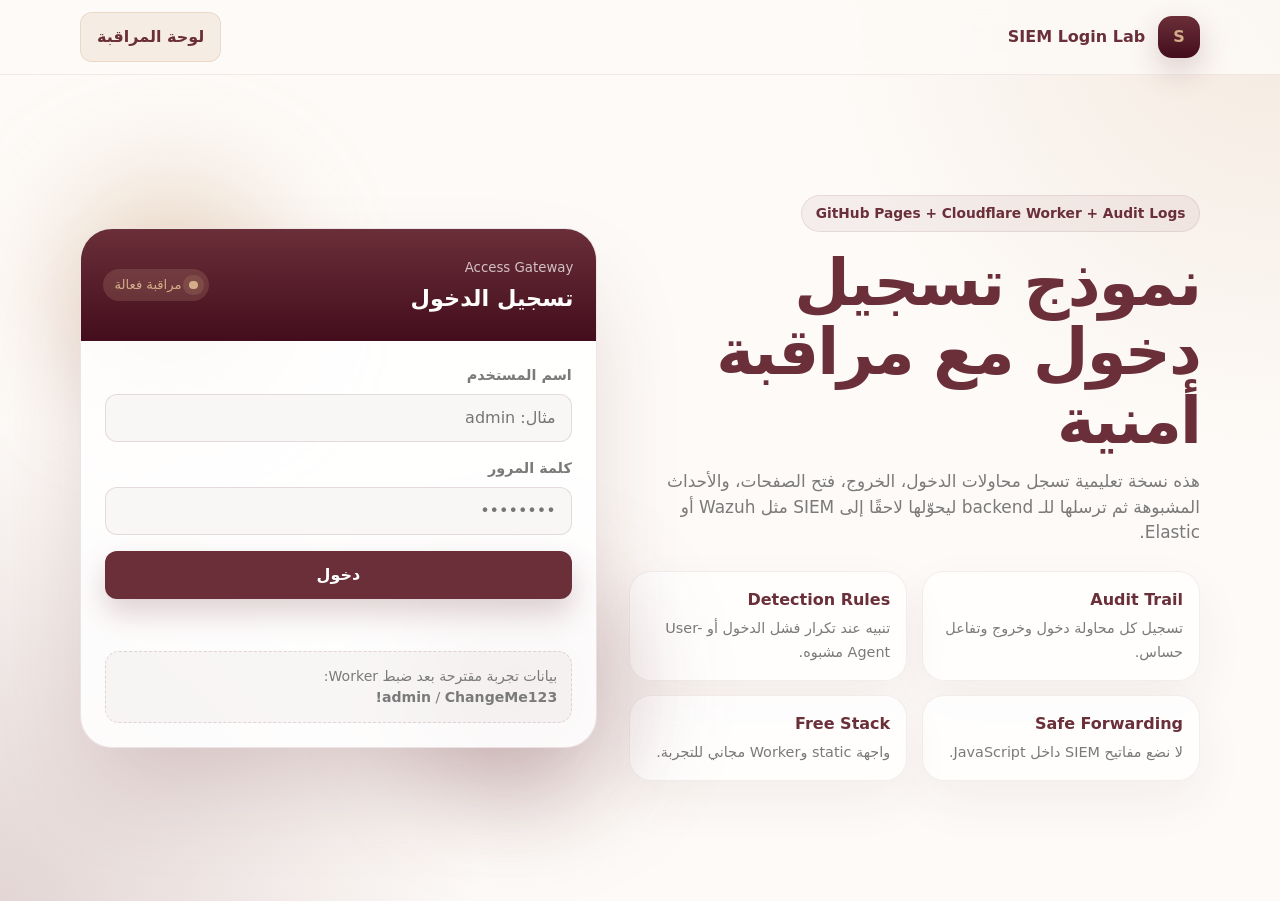
<file: index.html>
<!doctype html>
<html lang="ar" dir="rtl">
<head>
  <meta charset="UTF-8" />
  <meta name="viewport" content="width=device-width, initial-scale=1.0" />
  <title>SIEM Login Lab</title>
  <link rel="stylesheet" href="./styles.css" />
</head>
<body>
  <header class="topbar">
    <div class="layout topbar-inner">
      <a class="brand" href="./index.html">
        <span class="brand-mark">S</span>
        <span>SIEM Login Lab</span>
      </a>
      <div class="nav-actions">
        <a class="btn btn-secondary" href="./dashboard.html">لوحة المراقبة</a>
      </div>
    </div>
  </header>

  <main class="layout hero">
    <section class="hero-copy">
      <div class="badge">GitHub Pages + Cloudflare Worker + Audit Logs</div>
      <h1>نموذج تسجيل دخول مع مراقبة أمنية</h1>
      <p class="lead">
        هذه نسخة تعليمية تسجل محاولات الدخول، الخروج، فتح الصفحات، والأحداث المشبوهة ثم ترسلها للـ backend ليحوّلها لاحقًا إلى SIEM مثل Wazuh أو Elastic.
      </p>

      <div class="hero-grid">
        <div class="info-card">
          <strong>Audit Trail</strong>
          <span>تسجيل كل محاولة دخول وخروج وتفاعل حساس.</span>
        </div>
        <div class="info-card">
          <strong>Detection Rules</strong>
          <span>تنبيه عند تكرار فشل الدخول أو User-Agent مشبوه.</span>
        </div>
        <div class="info-card">
          <strong>Safe Forwarding</strong>
          <span>لا نضع مفاتيح SIEM داخل JavaScript.</span>
        </div>
        <div class="info-card">
          <strong>Free Stack</strong>
          <span>واجهة static وWorker مجاني للتجربة.</span>
        </div>
      </div>
    </section>

    <section class="auth-panel">
      <div class="login-card">
        <div class="card-header">
          <div>
            <small>Access Gateway</small>
            <h2 style="margin:.2rem 0 0;font-size:1.4rem">تسجيل الدخول</h2>
          </div>
          <span class="status-pill"><span class="status-dot"></span> مراقبة فعالة</span>
        </div>

        <form class="card-body" id="loginForm">
          <div class="field">
            <label for="username">اسم المستخدم</label>
            <input class="input" id="username" name="username" autocomplete="username" required placeholder="مثال: admin" />
          </div>

          <div class="field">
            <label for="password">كلمة المرور</label>
            <input class="input" id="password" name="password" type="password" autocomplete="current-password" required placeholder="••••••••" />
          </div>

          <button class="btn btn-primary btn-full" id="loginBtn" type="submit">دخول</button>
          <div class="message" id="message"></div>

          <div class="hint">
            بيانات تجربة مقترحة بعد ضبط Worker:
            <br />
            <b>admin</b> / <b>ChangeMe123!</b>
          </div>
        </form>
      </div>
    </section>
  </main>

  <script src="./app.js"></script>
</body>
</html>
</file>
<file: styles.css>
@charset "UTF-8";

/* Extracted design identity from your reference CSS */
:root {
  --primary-color: #6A2F38;
  --light-red: #6A2F38D1;
  --hidden-red: #6A2F3863;
  --secondary-color: #D4AD89;
  --light-gray-color: #E6E7E8;
  --accent-color: #9A6360;
  --dark-gray-color: #5B5161;
  --darker-gray-color: #414042;
  --text-color: #414042;
  --semi-gray: #7A7A7A;
  --destructive: #DA0037;
  --success: #4E9F3D;
  --warning: #D4AD89;
}

*,
*::before,
*::after {
  box-sizing: border-box;
}

html {
  line-height: 1.5;
  -webkit-text-size-adjust: 100%;
  tab-size: 4;
  font-family: "Almarai", ui-sans-serif, system-ui, -apple-system, BlinkMacSystemFont, "Segoe UI", sans-serif;
}

body {
  margin: 0;
  min-height: 100vh;
  color: var(--text-color);
  background:
    radial-gradient(circle at top right, rgba(212, 173, 137, 0.22), transparent 28rem),
    radial-gradient(circle at bottom left, rgba(106, 47, 56, 0.18), transparent 30rem),
    #fdfaf7;
  -webkit-font-smoothing: antialiased;
  direction: rtl;
}

a {
  color: inherit;
  text-decoration: none;
}

button,
input {
  font: inherit;
}

button {
  cursor: pointer;
}

.layout {
  width: min(1120px, calc(100% - 2rem));
  margin-inline: auto;
}

.topbar {
  position: sticky;
  top: 0;
  z-index: 20;
  backdrop-filter: blur(16px);
  background: rgba(253, 250, 247, 0.82);
  border-bottom: 1px solid rgba(106, 47, 56, 0.08);
}

.topbar-inner {
  min-height: 74px;
  display: flex;
  align-items: center;
  justify-content: space-between;
  gap: 1rem;
}

.brand {
  display: flex;
  align-items: center;
  gap: .8rem;
  font-weight: 800;
  color: var(--primary-color);
}

.brand-mark {
  width: 42px;
  height: 42px;
  border-radius: 14px;
  background: linear-gradient(180deg, var(--primary-color), #440D1D);
  box-shadow: 0 12px 30px rgba(106, 47, 56, 0.22);
  display: grid;
  place-items: center;
  color: var(--secondary-color);
  font-weight: 900;
}

.nav-actions {
  display: flex;
  align-items: center;
  gap: .6rem;
}

.hero {
  min-height: calc(100vh - 74px);
  display: grid;
  grid-template-columns: 1.05fr .95fr;
  align-items: center;
  gap: 2rem;
  padding-block: 3rem;
}

.hero-copy {
  position: relative;
}

.badge {
  width: fit-content;
  color: var(--primary-color);
  background: rgba(106, 47, 56, 0.06);
  border: 1px solid rgba(106, 47, 56, 0.1);
  padding: .45rem .85rem;
  border-radius: 999px;
  font-size: .86rem;
  font-weight: 700;
}

h1 {
  margin: 1.1rem 0 .8rem;
  font-size: clamp(2rem, 5vw, 4.2rem);
  line-height: 1.08;
  letter-spacing: -0.03em;
  color: var(--primary-color);
}

.lead {
  margin: 0;
  max-width: 56ch;
  color: var(--semi-gray);
  font-size: 1.06rem;
}

.hero-grid {
  display: grid;
  grid-template-columns: repeat(2, minmax(0, 1fr));
  gap: .9rem;
  margin-top: 1.6rem;
}

.info-card {
  background: rgba(255, 255, 255, 0.78);
  border: 1px solid rgba(106, 47, 56, 0.08);
  border-radius: 22px;
  padding: 1rem;
  box-shadow: 0 20px 50px rgba(106, 47, 56, 0.06);
}

.info-card strong {
  display: block;
  color: var(--primary-color);
  margin-bottom: .25rem;
}

.info-card span {
  color: var(--semi-gray);
  font-size: .9rem;
}

.auth-panel {
  position: relative;
  isolation: isolate;
}

.auth-panel::before,
.auth-panel::after {
  content: "";
  position: absolute;
  border-radius: 999px;
  z-index: -1;
  filter: blur(54px);
}

.auth-panel::before {
  width: 220px;
  height: 220px;
  background: rgba(212, 173, 137, .42);
  top: -50px;
  left: -20px;
}

.auth-panel::after {
  width: 220px;
  height: 220px;
  background: rgba(106, 47, 56, .24);
  bottom: -50px;
  right: -30px;
}

.login-card,
.dashboard-card {
  background: rgba(255, 255, 255, 0.86);
  border: 1px solid rgba(106, 47, 56, 0.12);
  border-radius: 32px;
  box-shadow: 0 50px 100px -20px rgba(106, 47, 56, 0.22);
  overflow: hidden;
}

.card-header {
  min-height: 112px;
  padding: 1.4rem;
  background: linear-gradient(180deg, #6A2F38 0%, #440D1D 100%);
  color: white;
  display: flex;
  align-items: center;
  justify-content: space-between;
}

.card-header small {
  color: rgba(255,255,255,.72);
}

.status-pill {
  display: inline-flex;
  align-items: center;
  gap: .45rem;
  padding: .4rem .7rem;
  border-radius: 999px;
  background: rgba(212,173,137,.18);
  color: var(--secondary-color);
  font-size: .82rem;
}

.status-dot {
  width: .55rem;
  height: .55rem;
  border-radius: 999px;
  background: var(--secondary-color);
  box-shadow: 0 0 0 6px rgba(212,173,137,.16);
}

.card-body {
  padding: 1.5rem;
}

.field {
  margin-bottom: 1rem;
}

.field label {
  display: block;
  margin-bottom: .45rem;
  color: var(--semi-gray);
  font-size: .9rem;
  font-weight: 700;
}

.input {
  width: 100%;
  height: 48px;
  border-radius: 12px;
  border: 1px solid rgba(106, 47, 56, 0.14);
  background: #f9f7f5;
  color: var(--darker-gray-color);
  outline: none;
  padding: 0 .95rem;
  transition: border .18s ease, box-shadow .18s ease, background .18s ease;
}

.input:focus {
  background: #fff;
  border-color: var(--secondary-color);
  box-shadow: 0 0 0 4px rgba(212, 173, 137, .16);
}

.btn {
  min-height: 46px;
  border: 0;
  border-radius: 12px;
  padding: .75rem 1rem;
  font-weight: 800;
  transition: transform .18s ease, box-shadow .18s ease, background .18s ease;
}

.btn:active {
  transform: scale(.98);
}

.btn-primary {
  color: #fff;
  background: var(--primary-color);
  box-shadow: 0 14px 30px rgba(106, 47, 56, 0.22);
}

.btn-primary:hover {
  background: #512228;
  box-shadow: 0 18px 38px rgba(106, 47, 56, 0.28);
}

.btn-secondary {
  color: var(--primary-color);
  background: rgba(212, 173, 137, .18);
  border: 1px solid rgba(212, 173, 137, .32);
}

.btn-full {
  width: 100%;
}

.message {
  min-height: 24px;
  margin-top: .8rem;
  font-size: .9rem;
}

.message.error {
  color: var(--destructive);
}

.message.success {
  color: var(--success);
}

.hint {
  margin-top: 1rem;
  background: rgba(106, 47, 56, 0.04);
  border: 1px dashed rgba(106, 47, 56, 0.16);
  border-radius: 14px;
  padding: .85rem;
  color: var(--semi-gray);
  font-size: .88rem;
}

.dashboard {
  min-height: calc(100vh - 74px);
  padding-block: 2rem 4rem;
}

.dashboard-grid {
  display: grid;
  grid-template-columns: 1fr 1fr 1fr;
  gap: 1rem;
  margin-top: 1.4rem;
}

.metric {
  background: #fff;
  border: 1px solid rgba(106, 47, 56, 0.08);
  border-radius: 24px;
  padding: 1.2rem;
  box-shadow: 0 20px 50px rgba(106, 47, 56, 0.05);
}

.metric small {
  color: var(--semi-gray);
}

.metric strong {
  display: block;
  margin-top: .3rem;
  color: var(--primary-color);
  font-size: 1.8rem;
}

.audit-box {
  margin-top: 1rem;
  background: #211a1d;
  color: #fdfaf7;
  border-radius: 22px;
  padding: 1rem;
  min-height: 220px;
  overflow: auto;
  direction: ltr;
  text-align: left;
  font-family: ui-monospace, SFMono-Regular, Menlo, Monaco, Consolas, monospace;
  font-size: .82rem;
}

.audit-line {
  border-bottom: 1px solid rgba(255,255,255,.08);
  padding: .55rem 0;
  white-space: pre-wrap;
}

.warning-box {
  margin-top: 1rem;
  padding: 1rem;
  border-radius: 18px;
  background: rgba(212, 173, 137, .16);
  border: 1px solid rgba(212, 173, 137, .28);
  color: var(--primary-color);
}

@media (max-width: 900px) {
  .hero {
    grid-template-columns: 1fr;
  }

  .hero-copy {
    text-align: center;
  }

  .badge {
    margin-inline: auto;
  }

  .lead {
    margin-inline: auto;
  }

  .dashboard-grid {
    grid-template-columns: 1fr;
  }
}

@media (max-width: 560px) {
  .hero-grid {
    grid-template-columns: 1fr;
  }

  .topbar-inner {
    flex-direction: column;
    align-items: stretch;
    padding-block: .8rem;
  }

  .nav-actions {
    justify-content: stretch;
  }

  .nav-actions .btn {
    width: 100%;
  }

  .card-header {
    flex-direction: column;
    align-items: flex-start;
    gap: .8rem;
  }
}
</file>
